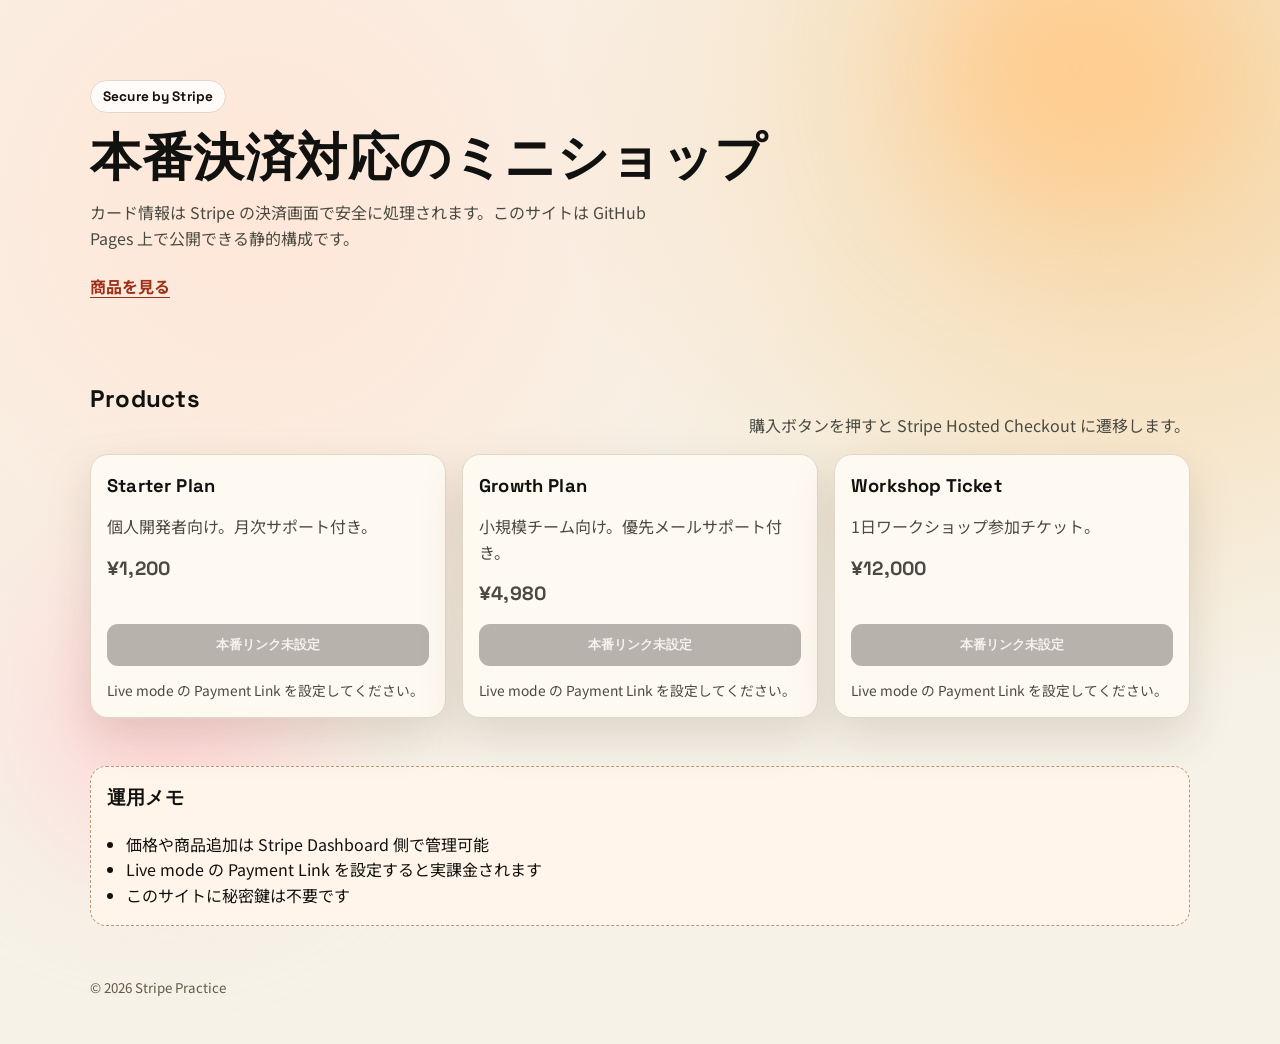
<file: index.html>
<!doctype html>
<html lang="ja">
  <head>
    <meta charset="UTF-8" />
    <meta name="viewport" content="width=device-width, initial-scale=1.0" />
    <title>Stripe Shop | Secure Checkout</title>
    <meta
      name="description"
      content="Stripe Hosted Checkout を利用した安全なオンライン決済ページです。"
    />
    <link rel="preconnect" href="https://fonts.googleapis.com" />
    <link rel="preconnect" href="https://fonts.gstatic.com" crossorigin />
    <link
      href="https://fonts.googleapis.com/css2?family=Space+Grotesk:wght@400;500;700&family=Noto+Sans+JP:wght@400;500;700&display=swap"
      rel="stylesheet"
    />
    <link rel="stylesheet" href="styles.css" />
  </head>
  <body>
    <div class="bg-glow bg-glow-a" aria-hidden="true"></div>
    <div class="bg-glow bg-glow-b" aria-hidden="true"></div>

    <header class="hero container">
      <p class="eyebrow">Secure by Stripe</p>
      <h1>本番決済対応のミニショップ</h1>
      <p class="lead">
        カード情報は Stripe の決済画面で安全に処理されます。このサイトは GitHub
        Pages 上で公開できる静的構成です。
      </p>
      <a class="hero-link" href="#products">商品を見る</a>
    </header>

    <main class="container">
      <section id="products" class="products-section">
        <div class="section-heading">
          <h2>Products</h2>
          <p>購入ボタンを押すと Stripe Hosted Checkout に遷移します。</p>
        </div>
        <div id="product-grid" class="product-grid" aria-live="polite"></div>
      </section>

      <section class="info-card">
        <h3>運用メモ</h3>
        <ul>
          <li>価格や商品追加は Stripe Dashboard 側で管理可能</li>
          <li>Live mode の Payment Link を設定すると実課金されます</li>
          <li>このサイトに秘密鍵は不要です</li>
        </ul>
      </section>
    </main>

    <footer class="container footer">
      <small>© 2026 Stripe Practice</small>
    </footer>

    <script src="app.js" defer></script>
  </body>
</html>
</file>
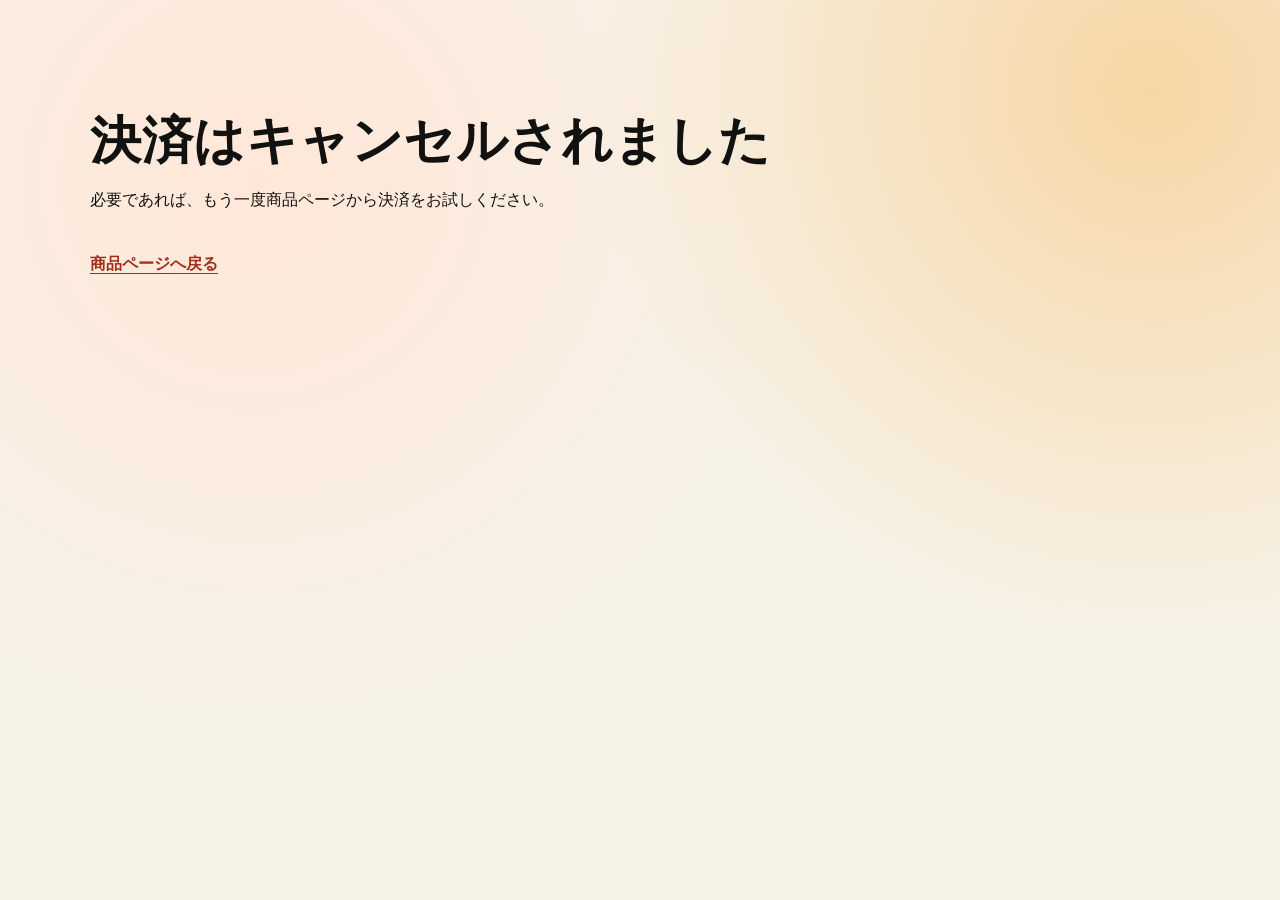
<file: cancel.html>
<!doctype html>
<html lang="ja">
  <head>
    <meta charset="UTF-8" />
    <meta name="viewport" content="width=device-width, initial-scale=1.0" />
    <title>決済キャンセル</title>
    <link rel="stylesheet" href="styles.css" />
  </head>
  <body>
    <main class="container" style="padding: 6rem 0">
      <h1>決済はキャンセルされました</h1>
      <p>必要であれば、もう一度商品ページから決済をお試しください。</p>
      <p><a class="hero-link" href="./index.html">商品ページへ戻る</a></p>
    </main>
  </body>
</html>
</file>
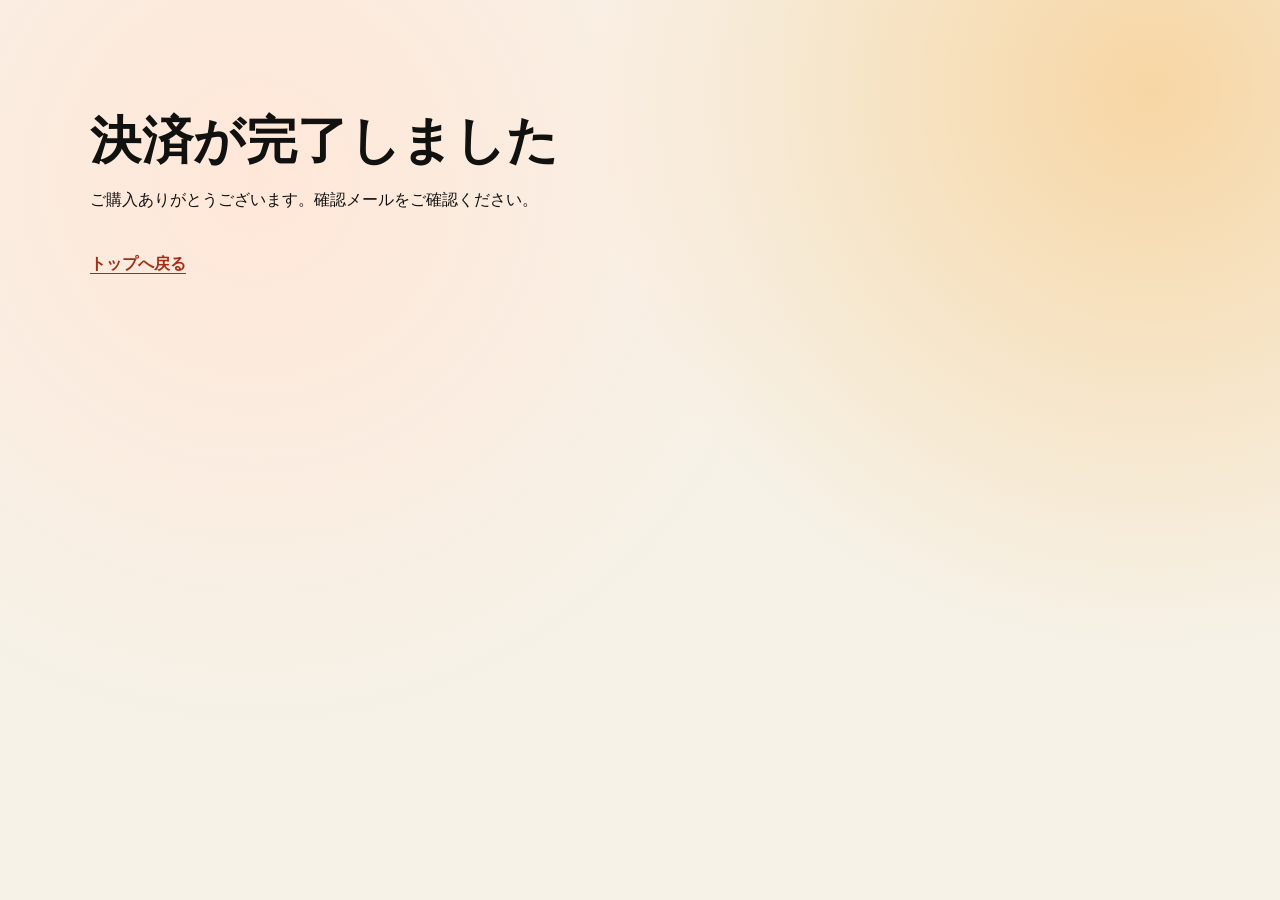
<file: success.html>
<!doctype html>
<html lang="ja">
  <head>
    <meta charset="UTF-8" />
    <meta name="viewport" content="width=device-width, initial-scale=1.0" />
    <title>決済完了</title>
    <link rel="stylesheet" href="styles.css" />
  </head>
  <body>
    <main class="container" style="padding: 6rem 0">
      <h1>決済が完了しました</h1>
      <p>ご購入ありがとうございます。確認メールをご確認ください。</p>
      <p><a class="hero-link" href="./index.html">トップへ戻る</a></p>
    </main>
  </body>
</html>
</file>
<file: styles.css>
:root {
  --bg: #f6f2e8;
  --surface: #fffaf1;
  --ink: #11110f;
  --subtle: #4a4a43;
  --line: #dfd7c8;
  --accent: #c7502f;
  --accent-strong: #9f2f17;
  --shadow: 0 18px 45px rgba(76, 47, 22, 0.15);
}

* {
  box-sizing: border-box;
}

html,
body {
  margin: 0;
  padding: 0;
}

body {
  background:
    radial-gradient(circle at 20% 20%, #ffe7d8 0%, transparent 45%),
    radial-gradient(circle at 90% 10%, #f7d6a4 0%, transparent 40%),
    var(--bg);
  color: var(--ink);
  font-family: "Noto Sans JP", sans-serif;
  line-height: 1.6;
  min-height: 100vh;
  position: relative;
}

h1,
h2,
h3,
.eyebrow,
.price {
  font-family: "Space Grotesk", sans-serif;
  letter-spacing: 0.01em;
}

.container {
  width: min(1100px, 92vw);
  margin: 0 auto;
}

.hero {
  padding: 5rem 0 2.8rem;
  animation: fade-up 500ms ease-out both;
}

.eyebrow {
  display: inline-block;
  margin: 0;
  padding: 0.3rem 0.75rem;
  border: 1px solid var(--line);
  border-radius: 999px;
  background: #ffffffcc;
  font-size: 0.85rem;
  font-weight: 700;
}

h1 {
  margin: 1rem 0 0.75rem;
  font-size: clamp(2rem, 4vw, 3.5rem);
  line-height: 1.15;
}

.lead {
  max-width: 62ch;
  margin: 0;
  color: var(--subtle);
}

.hero-link {
  display: inline-block;
  margin-top: 1.4rem;
  color: var(--accent-strong);
  font-weight: 700;
  text-underline-offset: 4px;
}

.products-section {
  padding: 1rem 0 2rem;
}

.section-heading {
  display: flex;
  align-items: end;
  justify-content: space-between;
  gap: 1rem;
  margin-bottom: 1rem;
}

.section-heading p {
  margin: 0;
  color: var(--subtle);
}

.product-grid {
  display: grid;
  grid-template-columns: repeat(auto-fit, minmax(230px, 1fr));
  gap: 1rem;
}

.product-card {
  border: 1px solid var(--line);
  border-radius: 18px;
  background: var(--surface);
  box-shadow: var(--shadow);
  padding: 1rem;
  display: flex;
  flex-direction: column;
  gap: 0.85rem;
  animation: fade-up 650ms ease both;
}

.product-card h3 {
  margin: 0;
  font-size: 1.15rem;
}

.product-card p {
  margin: 0;
  color: var(--subtle);
}

.price {
  font-weight: 700;
  font-size: 1.2rem;
}

.buy-btn {
  margin-top: auto;
  border: 0;
  border-radius: 11px;
  background: linear-gradient(130deg, var(--accent), #dc7640);
  color: #fff;
  font-weight: 700;
  padding: 0.75rem 0.9rem;
  cursor: pointer;
  transition: transform 140ms ease, filter 140ms ease;
}

.buy-btn:hover {
  transform: translateY(-1px);
  filter: brightness(1.02);
}

.buy-btn:active {
  transform: translateY(1px);
}

.buy-btn:disabled {
  background: #b7b2ac;
  color: #f5f2ed;
  cursor: not-allowed;
  transform: none;
  filter: none;
}

.payment-status {
  font-size: 0.86rem;
  color: #786653;
}

.info-card {
  margin: 1rem 0 3rem;
  border: 1px dashed #ba987a;
  border-radius: 16px;
  padding: 1rem;
  background: #fff5ea;
}

.info-card h3 {
  margin-top: 0;
}

.info-card ul {
  margin: 0;
  padding-left: 1.2rem;
}

.footer {
  padding: 0 0 2.8rem;
  color: #655946;
}

.bg-glow {
  position: fixed;
  width: 280px;
  height: 280px;
  border-radius: 999px;
  filter: blur(70px);
  z-index: -1;
  pointer-events: none;
}

.bg-glow-a {
  top: -70px;
  right: 5%;
  background: #ffcc8f;
}

.bg-glow-b {
  bottom: 5%;
  left: 2%;
  background: #ffd7d7;
}

@keyframes fade-up {
  from {
    opacity: 0;
    transform: translateY(12px);
  }
  to {
    opacity: 1;
    transform: translateY(0);
  }
}

@media (max-width: 640px) {
  .hero {
    padding-top: 3.6rem;
  }

  .section-heading {
    flex-direction: column;
    align-items: flex-start;
  }
}
</file>
